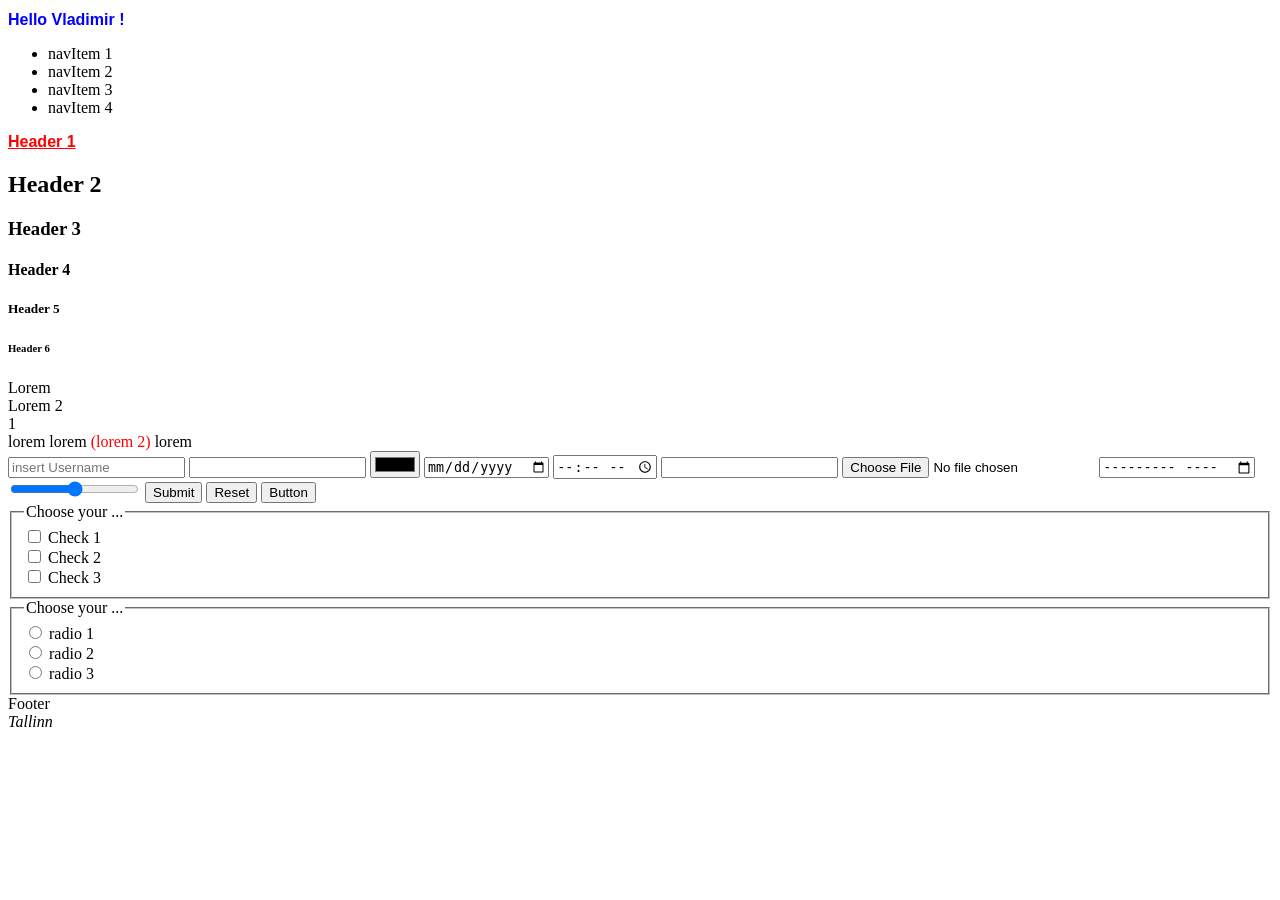
<file: index.html>
<!DOCTYPE html>
<html lang="et">

<head>
    <meta charset="UTF-8">
    <meta http-equiv="X-UA-Compatible" content="IE=edge">
    <meta name="viewport" content="width=device-width, initial-scale=1.0">

    <meta name="title" content="rth rh">
    <meta name="description" content="ghfdn hnth ">
    <meta name="keywords" content="keyword 1,keyword 1,keyword 1,keyword 1,keyword 1,">
    <meta name="robots" content="index, follow">
    <meta http-equiv="Content-Type" content="text/html; charset=utf-8">
    <meta name="language" content="English">
    <meta name="revisit-after" content="1 days">
    <meta name="author" content="vladimir kähri">

    <!-- Primary Meta Tags -->
    <title>This is my webpage</title>
    <meta name="title" content="This is my webpage">
    <meta name="description" content="this is my description">

    <!-- Open Graph / Facebook -->
    <meta property="og:type" content="website">
    <meta property="og:url" content="https://metatags.io/">
    <meta property="og:title" content="This is my webpage">
    <meta property="og:description" content="this is my description">
    <meta property="og:image" content="https://metatags.io/assets/meta-tags-16a33a6a8531e519cc0936fbba0ad904e52d35f34a46c97a2c9f6f7dd7d336f2.png">

    <!-- Twitter -->
    <meta property="twitter:card" content="summary_large_image">
    <meta property="twitter:url" content="https://metatags.io/">
    <meta property="twitter:title" content="This is my webpage">
    <meta property="twitter:description" content="this is my description">
    <meta property="twitter:image" content="https://metatags.io/assets/meta-tags-16a33a6a8531e519cc0936fbba0ad904e52d35f34a46c97a2c9f6f7dd7d336f2.png">

    <title>My HTML</title>


    <link rel="stylesheet" href="/css/style.css">

</head>

<body>

    <h1 class="fontSizeAndFamily myHeaderBlue">Hello Vladimir ! </h1>



    <header>
        <nav>

            <ul>
                <li>navItem 1</li>
                <li>navItem 2</li>
                <li>navItem 3</li>
                <li>navItem 4</li>
            </ul>

        </nav>
    </header>

    <aside></aside>

    <section>
        <article>
            <h1 class="myHeaderRed fontSizeAndFamily" id="myHeader2" >Header 1</h1>
            <h2>Header 2</h2>
            <h3>Header 3</h3>
            <h4>Header 4</h4>
            <h5>Header 5</h5>
            <h6>Header 6</h6>

            <div>Lorem 
                <div>Lorem 2</div> 
                1
            </div>
            <span> lorem lorem 
                <span style="color: red;">  (lorem 2) </span> lorem 
            </span>
            
        </article>

        <form>
            <input type="text" name="" value="" placeholder="insert Username">
            
            <input type="password" name="" value="">
            <input type="color" name="" value="">
            <input type="date" name="" value="">
            <input type="time" name="" value="">
            <input type="email" name="" value="">
            <input type="file" name="" value="">
            <input type="month" name="" value="">
            <input type="range" name="" value="">
            <input type="hidden" name="" value="">


            <input type="submit" name="" value="Submit">
            <input type="reset" name="" value="Reset">
            <input type="button" name="" value="Button">
            <br>

            <fieldset>
                <legend>Choose your ...</legend>

                <input type="checkbox" name="check1" value="1"> Check 1 <br>
                <input type="checkbox" name="check2" value="2"> Check 2 <br>
                <input type="checkbox" name="check3" value="3"> Check 3 <br>
            </fieldset>

            <fieldset>
                <legend>Choose your ...</legend>
                
                <input type="radio" name="radio1" value="1"> radio 1 <br>
                <input type="radio" name="radio1" value="2"> radio 2 <br>
                <input type="radio" name="radio1" value="3"> radio 3 <br>
            </fieldset>

        </form>

    </section>


    <footer>
        Footer
        <address>Tallinn</address>
    </footer>






    
    
</body>

</html>
</file>
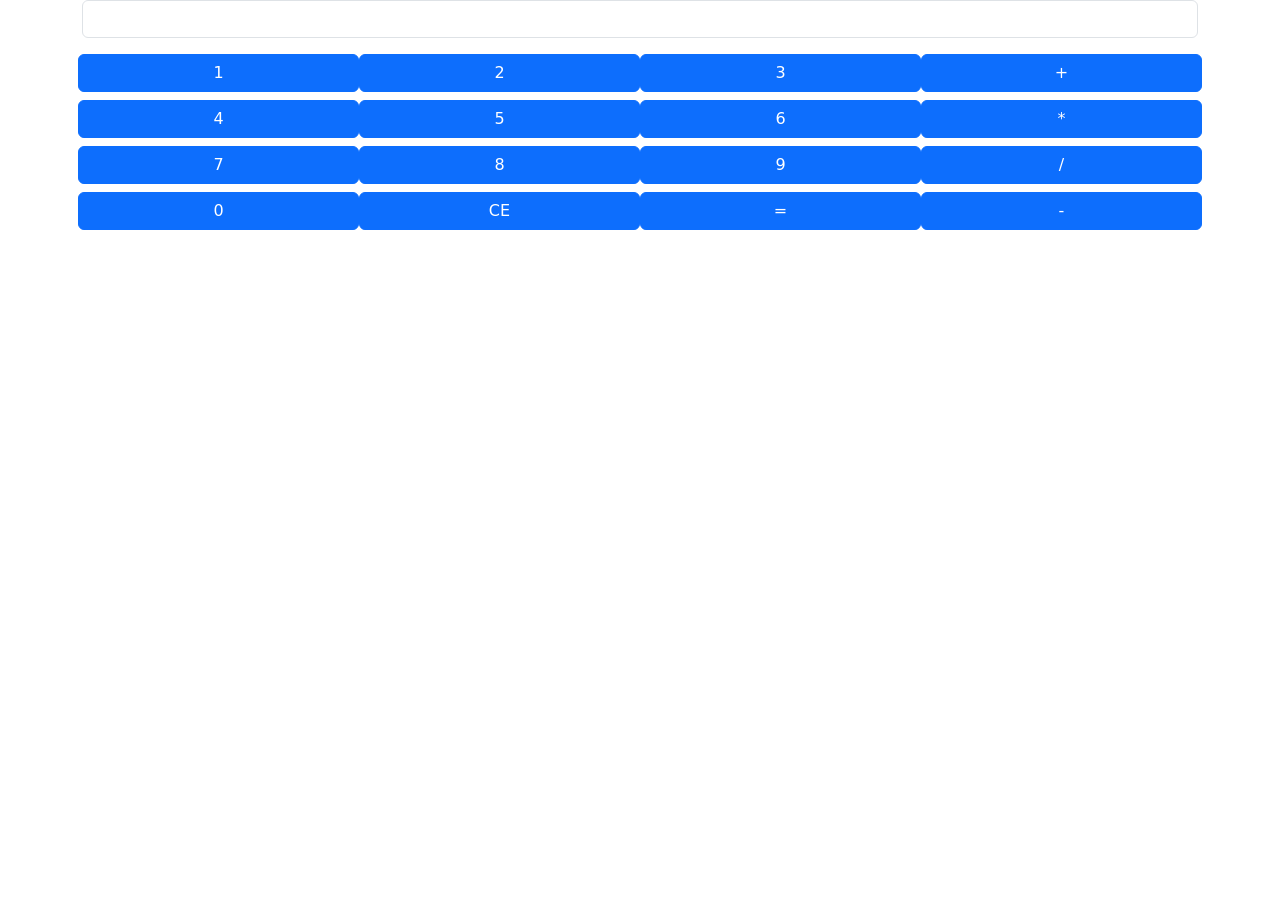
<file: calc/index.html>
<!DOCTYPE html>
<html lang="en">
<head>
    <meta charset="UTF-8">
    <meta http-equiv="X-UA-Compatible" content="IE=edge">
    <meta name="viewport" content="width=device-width, initial-scale=1.0">
    <title>Calc</title>

    <link rel="stylesheet" href="https://cdnjs.cloudflare.com/ajax/libs/bootstrap/5.1.3/css/bootstrap.min.css" integrity="sha512-GQGU0fMMi238uA+a/bdWJfpUGKUkBdgfFdgBm72SUQ6BeyWjoY/ton0tEjH+OSH9iP4Dfh+7HM0I9f5eR0L/4w==" crossorigin="anonymous" referrerpolicy="no-referrer" />

    <link rel="stylesheet" href="css/style.css">
</head>
<body>
    <!--
    <div id="test"></div>
    <button type="button">Click</button>
    -->

    <div class="container">
        <div class="row">
            <form>
                <div class="mb-3">
                  <input type="text" class="form-control" id="inputResult">
                </div>
            </form>
        </div>

        <div class="row row-cols-4 g-2">
            <div class="col btn btn-primary">1</div>
            <div class="col btn btn-primary">2</div>
            <div class="col btn btn-primary">3</div>
            <div class="col btn btn-primary">+</div>
            <div class="col btn btn-primary">4</div>
            <div class="col btn btn-primary">5</div>
            <div class="col btn btn-primary">6</div>
            <div class="col btn btn-primary">*</div>
            <div class="col btn btn-primary">7</div>
            <div class="col btn btn-primary">8</div>
            <div class="col btn btn-primary">9</div>
            <div class="col btn btn-primary">/</div>
            <div class="col btn btn-primary">0</div>
            <div class="col btn btn-primary">CE</div>
            <div class="col btn btn-primary">=</div>
            <div class="col btn btn-primary">-</div>
          </div>
    </div>




    <script src="js/calc.js"></script>
    <!--<script src="js/main.js"></script>-->
</body>
</html>
</file>
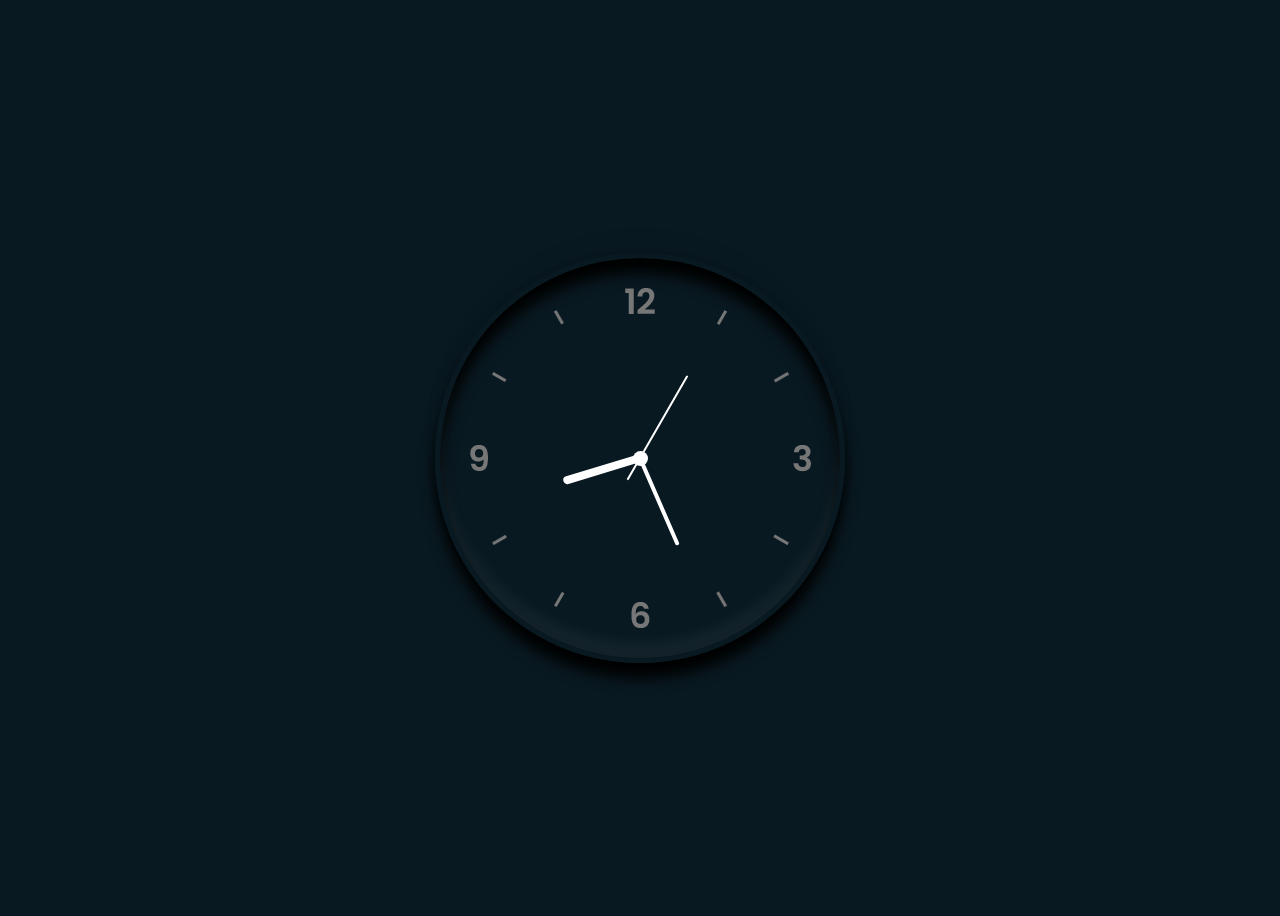
<file: clock/index.html>
<!DOCTYPE html>
<html lang="en">
<head>
    <meta charset="UTF-8">
    <meta http-equiv="X-UA-Compatible" content="IE=edge">
    <meta name="viewport" content="width=device-width, initial-scale=1.0">
    <title>Clock</title>
    <link rel="stylesheet" href="css/style.css">
</head>
<body>

    <div class="clock">

        <div class="hour">
            <div id="hr" class="hr"></div>
        </div>

        <div class="minute">
            <div id="mt" class="mt"></div>
        </div>

        <div class="second">
            <div id="sc" class="sc"></div>
        </div>

    </div>
    
    <script src="js/main.js"></script>
</body>
</html>
</file>
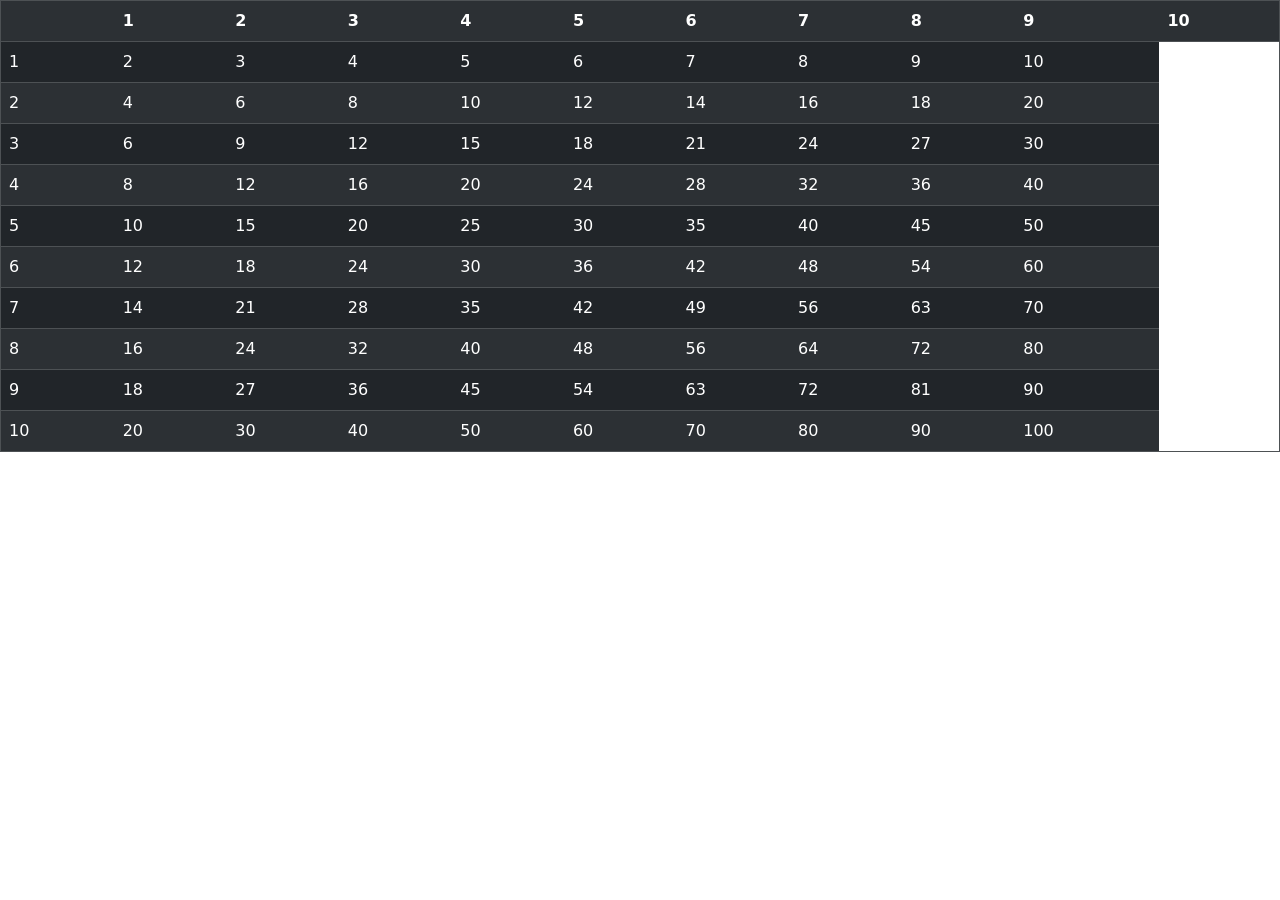
<file: javascript/index.html>
<!DOCTYPE html>
<html lang="en">
<head>
    <meta charset="UTF-8">
    <meta http-equiv="X-UA-Compatible" content="IE=edge">
    <meta name="viewport" content="width=device-width, initial-scale=1.0">
    <title>Document</title>

    <link rel="stylesheet" href="https://cdnjs.cloudflare.com/ajax/libs/bootstrap/5.1.3/css/bootstrap.min.css" integrity="sha512-GQGU0fMMi238uA+a/bdWJfpUGKUkBdgfFdgBm72SUQ6BeyWjoY/ton0tEjH+OSH9iP4Dfh+7HM0I9f5eR0L/4w==" crossorigin="anonymous" referrerpolicy="no-referrer" />
    <link rel="stylesheet" href="css/style.css">
  
</head>
<body>
    
    <div id="multiplyTable">DIV element</div>



    <!-- table>tr*3>td*3{cell $} -->
    <!--
    <table border="1">
      <tr>
        <td>cell 1</td>
        <td>cell 2</td>
        <td>cell 3 <b>bold</b></td>
      </tr>
      <tr>
        <td style="border: 1px;">cell 1</td>
        <td>cell 2</td>
        <td>cell 3</td>
      </tr>
      <tr>
        <td>cell 1</td>
        <td>cell 2</td>
        <td>cell 3</td>
      </tr>
    </table>
    -->

  <script src="js/main.js"></script>
</body>
</html>
</file>
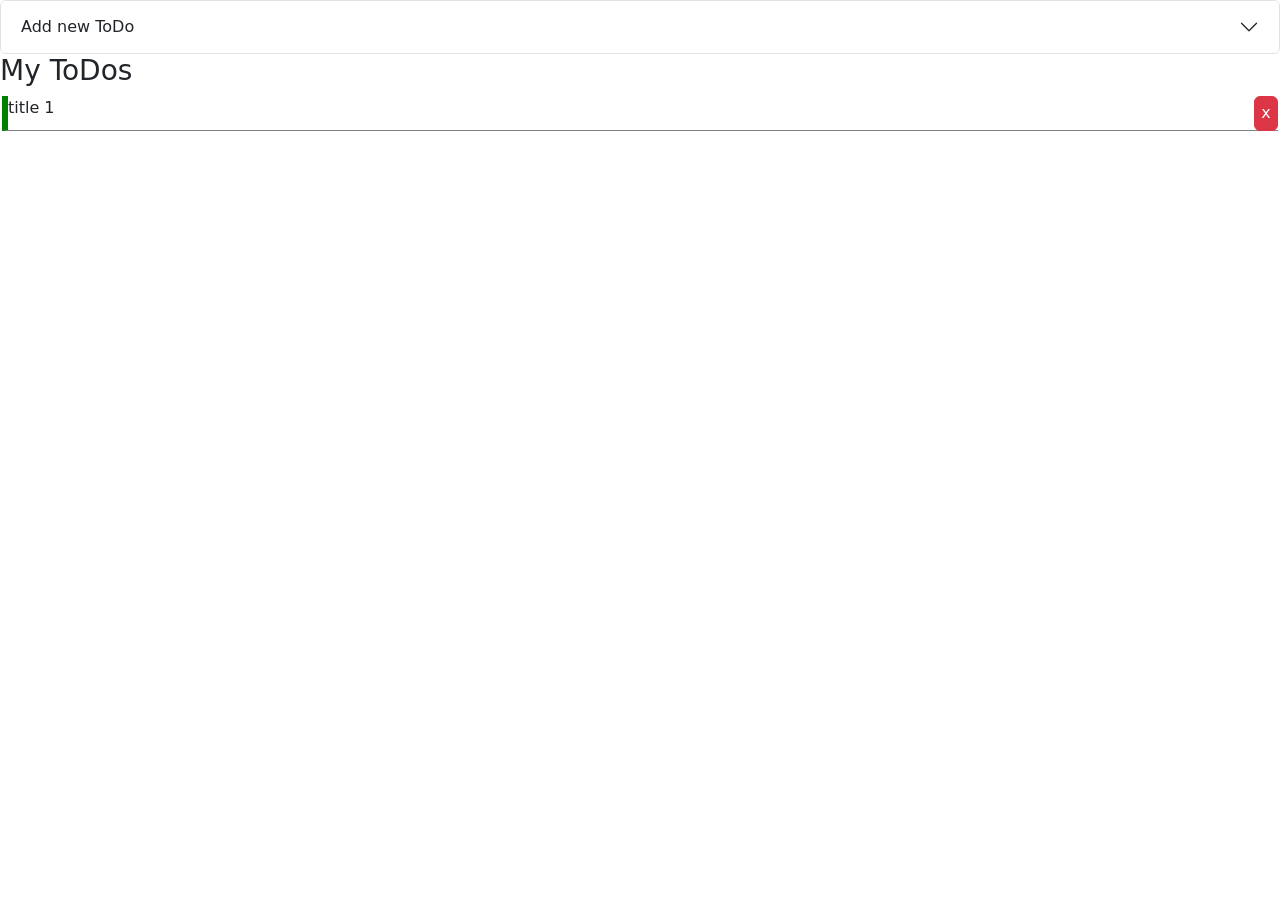
<file: todo/index.html>
<!DOCTYPE html>
<html lang="en">
<head>
    <meta charset="UTF-8">
    <meta http-equiv="X-UA-Compatible" content="IE=edge">
    <meta name="viewport" content="width=device-width, initial-scale=1.0">
    <title>ToDo</title>

    <link rel="stylesheet" href="https://cdnjs.cloudflare.com/ajax/libs/bootstrap/5.1.3/css/bootstrap.min.css" integrity="sha512-GQGU0fMMi238uA+a/bdWJfpUGKUkBdgfFdgBm72SUQ6BeyWjoY/ton0tEjH+OSH9iP4Dfh+7HM0I9f5eR0L/4w==" crossorigin="anonymous" referrerpolicy="no-referrer" />
    <link rel="stylesheet" href="css/style.css">

</head>
<body>

    <div id="todoBox">
        
        <div class="accordion" id="accordionExample">
            <div class="accordion-item">
              <h2 class="accordion-header" id="headingOne">
                <button class="accordion-button collapsed" type="button" data-bs-toggle="collapse" data-bs-target="#collapseOne" aria-expanded="true" aria-controls="collapseOne">
                  Add new ToDo
                </button>
              </h2>
              <div id="collapseOne" class="accordion-collapse collapse" aria-labelledby="headingOne" data-bs-parent="#accordionExample">
                <div class="accordion-body">
                  
                    <form class="row g-3">
                        
                        <div class="col-md-6">
                          <label for="frmTodo" class="form-label">ToDo</label>
                          <input type="text" class="form-control" id="frmTodo">
                        </div>

                        <div class="col-12">
                          <label for="frmCalendar" class="form-label">When</label>
                          <input type="date" class="form-control" id="frmCalendar">
                        </div>
                        
                        <div class="col-12">
                          <div class="form-check">
                            <input class="form-check-input" type="checkbox" id="frmReminder">
                            <label class="form-check-label" for="frmReminder">
                              Reminder
                            </label>
                          </div>
                        </div>
                        <div class="col-12">
                          <button type="button" class="btn btn-primary" id="btnSave">Save</button>
                        </div>
                      </form>

                </div>
              </div>
            </div>
        </div>

        <h3>My ToDos</h3>
        <div id="todoItems">
            <div class="todoItem">
                <div class="title">Todo 1</div>
                <button type="button" class="btn btn-danger">x</button>
            </div>
            <div class="todoItem">
                <div class="title">Todo 2</div>
                <button type="button" class="btn btn-danger">x</button>
            </div>
            <div class="todoItem">
                <div class="title">Todo 3</div>
                <button type="button" class="btn btn-danger">x</button>
            </div>

        </div>

    </div>
    
    <script src="https://cdnjs.cloudflare.com/ajax/libs/bootstrap/5.1.3/js/bootstrap.bundle.min.js" integrity="sha512-pax4MlgXjHEPfCwcJLQhigY7+N8rt6bVvWLFyUMuxShv170X53TRzGPmPkZmGBhk+jikR8WBM4yl7A9WMHHqvg==" crossorigin="anonymous" referrerpolicy="no-referrer"></script>
    <script src="js/main.js"></script>
</body>
</html>
</file>
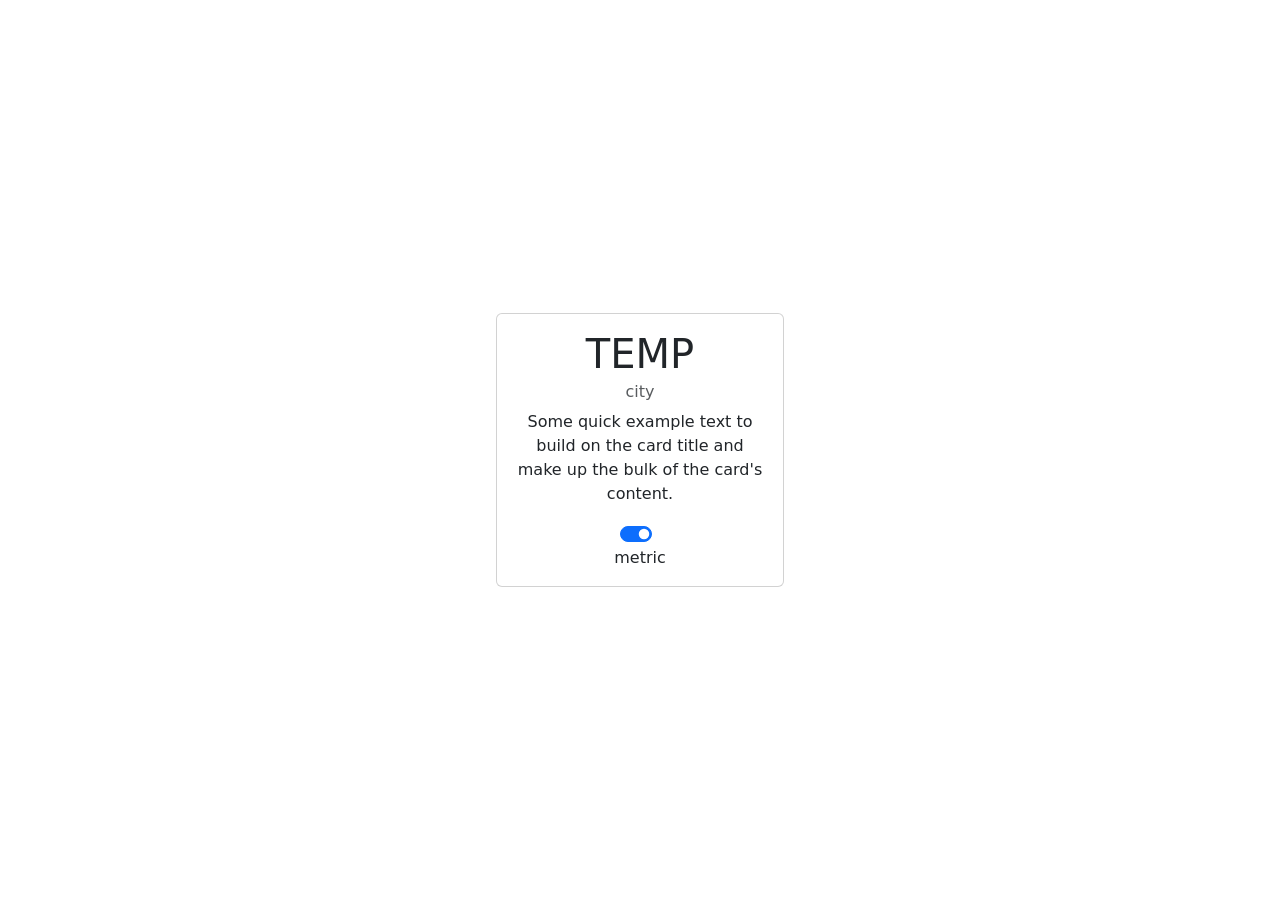
<file: weather/index.html>
<!DOCTYPE html>
<html lang="en">
<head>
    <meta charset="UTF-8">
    <meta http-equiv="X-UA-Compatible" content="IE=edge">
    <meta name="viewport" content="width=device-width, initial-scale=1.0">
    <title>Weather</title>

    <link rel="stylesheet" href="https://cdnjs.cloudflare.com/ajax/libs/bootstrap/5.1.3/css/bootstrap.min.css" integrity="sha512-GQGU0fMMi238uA+a/bdWJfpUGKUkBdgfFdgBm72SUQ6BeyWjoY/ton0tEjH+OSH9iP4Dfh+7HM0I9f5eR0L/4w==" crossorigin="anonymous" referrerpolicy="no-referrer" />
    <link rel="stylesheet" href="css/style.css">
</head>
<body>

    <!--
    <form>
        <div class="result">result...</div>
        <input type="text" name="" value="">
        
        <button type="button">Refresh</button>
    </form>
    -->
    <div class="card" style="width: 18rem;">
        <div class="card-body">
          <div id="icon"></div>
          <h1 class="card-title" id="temp">TEMP</h1>
          <h6 class="card-subtitle mb-2 text-muted" id="city">city</h6>
          <p class="card-text" id="description">Some quick example text to build on the card title and make up the bulk of the card's content.</p>
         
          <div class="form-check form-switch">
            <input class="form-check-input" type="checkbox" role="switch" id="flexSwitchCheckChecked" checked>
          </div>
          <label class="form-check-label" id="unitLabel" for="flexSwitchCheckChecked">metric</label>

        </div>
    </div>



    

    <script src="js/main.js"></script>
</body>
</html>
</file>
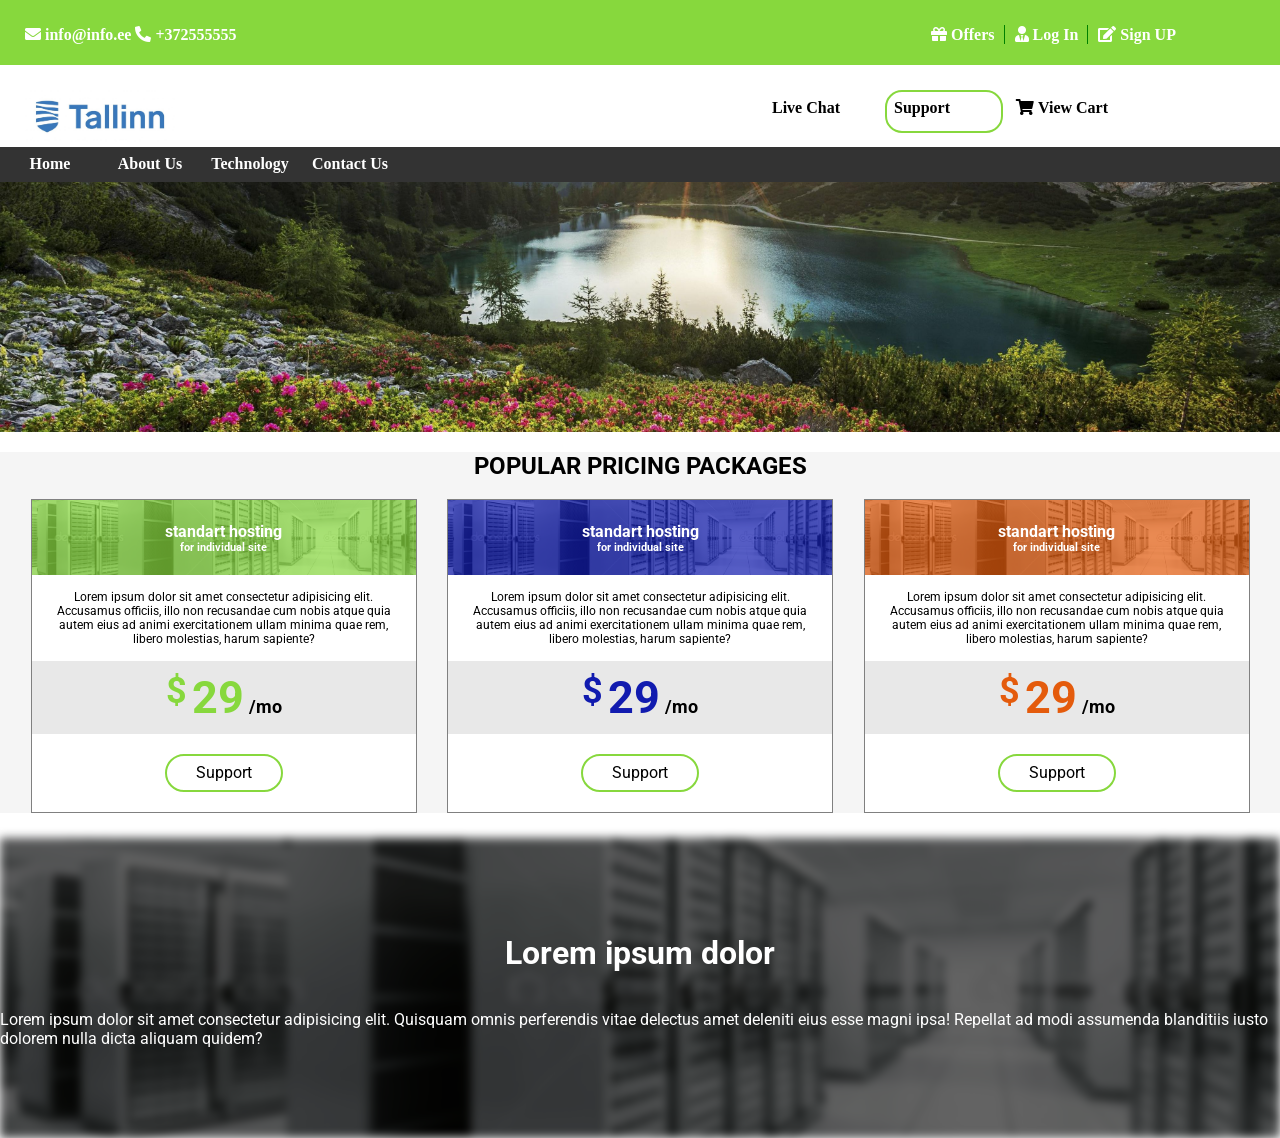
<file: website/index.html>
<!DOCTYPE html>
<html lang="en">
<head>
    <meta charset="UTF-8">
    <meta http-equiv="X-UA-Compatible" content="IE=edge">
    <meta name="viewport" content="width=device-width, initial-scale=1.0">
    <title>WebSite</title>

    <!--
    <link rel="preconnect" href="https://fonts.googleapis.com">
    <link rel="preconnect" href="https://fonts.gstatic.com" crossorigin>
    <link href="https://fonts.googleapis.com/css2?family=Roboto:ital,wght@0,100;0,300;0,500;0,900;1,500;1,900&display=swap" rel="stylesheet">
    -->
    <link rel="stylesheet" href="https://cdnjs.cloudflare.com/ajax/libs/font-awesome/5.15.4/css/all.min.css" integrity="sha512-1ycn6IcaQQ40/MKBW2W4Rhis/DbILU74C1vSrLJxCq57o941Ym01SwNsOMqvEBFlcgUa6xLiPY/NS5R+E6ztJQ==" crossorigin="anonymous" referrerpolicy="no-referrer" />
    <link rel="stylesheet" href="css/style.css">
</head>
<body>

    <header>
        <div class="row_1">

            <a href="mailto:info@info.ee">info@info.ee</a>
            <a href="tel:+372555555">+372555555</a>

            <ul>
                <li><a href="#" class="iconOffer">Offers</a></li>
                <li><a href="#" class="iconLogin">Log In</a></li>
                <li><a href="#" class="iconSignUp">Sign UP</a></li>
            </ul>
        </div>
        <div class="row_2">
            <img src="img/logo.jpg" alt="Logo">
            <ul>
                <li><a href="#">Live Chat</a></li>
                <li><a href="#" class="active">Support</a></li>
                <li><a href="#" class="iconCart">View Cart</a></li>
            </ul>
        </div>
        <div class="row_3">
            <nav>
                <ul>
                    <li><a href="#">Home</a></li>
                    <li><a href="#">About Us</a></li>
                    <li><a href="#">Technology</a></li>
                    <li><a href="#">Contact Us</a></li>
                </ul>
            </nav>
        </div>

        <div class="row_4 slider">
            <!--<img src="" alt="">-->
        </div>
    </header>

    <!--
    <div id="parentAnimation">
        <div id="square"></div>
    </div>
    -->

    <section>
        <h1>popular pricing packages</h1>

        <div class="section_1">
            <div class="priceBox">
                <div class="row_1 priceBoxGreen">
                    <h4>standart hosting</h4>
                    <h6>for individual site</h6>
                </div>
                <div class="row_2">
                    Lorem ipsum dolor sit amet consectetur adipisicing elit. Accusamus officiis, illo non recusandae cum nobis atque quia autem eius ad animi exercitationem ullam minima quae rem, libero molestias, harum sapiente?
                </div>
                <div class="row_3">
                    <div class="price priceGreen">29</div> 
                </div>
                <div class="row_4">
                    <a href="#" class="active">Support</a>
                </div>
            </div>

            <div class="priceBox">
                <div class="row_1 priceBoxBlue">
                    <h4>standart hosting</h4>
                    <h6>for individual site</h6>
                </div>
                <div class="row_2">
                    Lorem ipsum dolor sit amet consectetur adipisicing elit. Accusamus officiis, illo non recusandae cum nobis atque quia autem eius ad animi exercitationem ullam minima quae rem, libero molestias, harum sapiente?
                </div>
                <div class="row_3">
                    <div class="price priceBlue">29</div> 
                </div>
                <div class="row_4">
                    <a href="#" class="active">Support</a>
                </div>
            </div>

            <div class="priceBox">
                <div class="row_1 priceBoxOrange">
                    <h4>standart hosting</h4>
                    <h6>for individual site</h6>
                </div>
                <div class="row_2">
                    Lorem ipsum dolor sit amet consectetur adipisicing elit. Accusamus officiis, illo non recusandae cum nobis atque quia autem eius ad animi exercitationem ullam minima quae rem, libero molestias, harum sapiente?
                </div>
                <div class="row_3">
                    <div class="price priceOrange">29</div> 
                </div>
                <div class="row_4">
                    <a href="#" class="active">Support</a>
                </div>
            </div>
        </div>
    </section>


    <div class="slide">
        <h1>Lorem ipsum dolor</h1>
        <p>Lorem ipsum dolor sit amet consectetur adipisicing elit. Quisquam omnis perferendis vitae delectus amet deleniti eius esse magni ipsa! Repellat ad modi assumenda blanditiis iusto dolorem nulla dicta aliquam quidem?</p>
    </div>
    
</body>
</html>
</file>
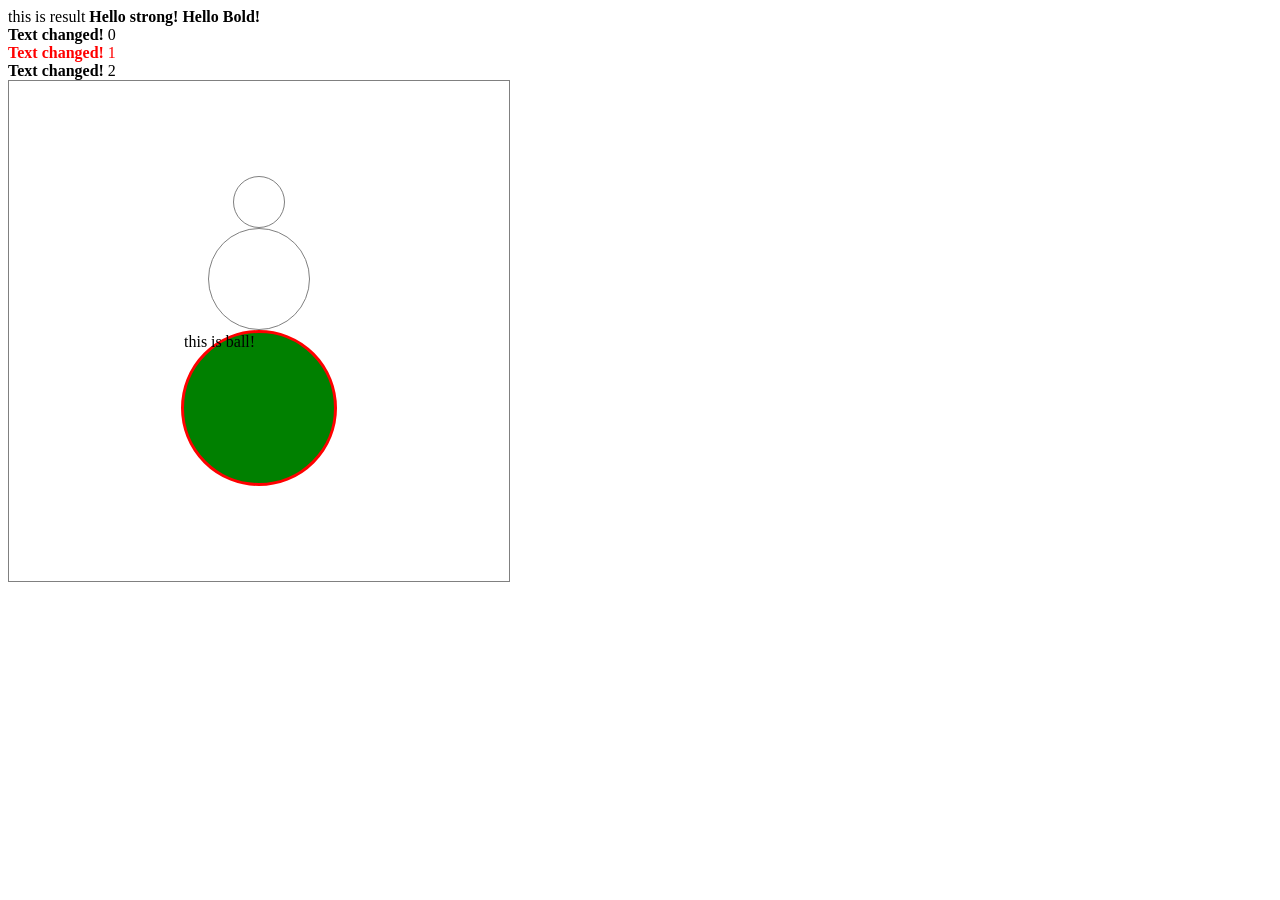
<file: javascript/second.html>
<!DOCTYPE html>
<html lang="en">
<head>
    <meta charset="UTF-8">
    <meta http-equiv="X-UA-Compatible" content="IE=edge">
    <meta name="viewport" content="width=device-width, initial-scale=1.0">
    <title>Document</title>
    <link rel="stylesheet" href="css/style.css">
</head>
<body>
    
    <div id="result">this is result 
        <strong>Hello strong!</strong>
        <b>Hello Bold!</b>
    </div>

    <div class="first">text 1</div>
    <div class="first third">text 2</div>
    <div class="first">text 3</div>


    <div id="snowman"></div>

    <script src="js/test.js"></script>
</body>
</html>
</file>
<file: css/style.css>
h1 {
    color: #0000ff;
}


.fontSizeAndFamily{
    font-size: 16px;
    font-family: Arial;
    color: cornflowerblue;
}

.myHeaderBlue {
    color: blue;
}

.myHeaderRed {
    color: red;
}

#myHeader {
    font-style: italic;
    color: green;
}

#myHeader2 {
    text-decoration: underline;
}
</file>
<file: calc/css/style.css>
#test {
    width: 100px;
    height: 100px;
    border: 1px solid black;
}
</file>
<file: clock/css/style.css>
body {

    display: flex;
    justify-content: center;
    align-items: center;
    min-height: 100vh;
    background-color: #091921;
}


.clock {
    background-image: url('../img/clock.png');
    width: 400px;
    height: 400px;

    border-radius: 50%;
    border: 5px solid #091921;

    box-shadow: 0px -15px 15px 0px rgba(0,0,0,0.05),
    inset 0px -15px 15px 0px rgba(255, 255, 255, 0.05),
    0px 15px 15px 0px rgba(0,0,0),
    inset 0px 15px 15px 0px rgba(0,0,0);

    display: flex;
    justify-content: center;
    align-items: center;
}

.clock::before {
    content: '';
    width: 15px;
    height: 15px;
    border-radius: 50%;
    background-color: white;
    position: absolute;
    z-index: 10;
}


.hour, .minute, .second {
    position: absolute;
}

.hour, .hr {
    width: 160px;
    height: 160px;
}

.hr::before {
    content: '';
    width: 8px;
    height: 80px;
    background-color: white;
    position: absolute;

    border-top-left-radius: 4px;
    border-top-right-radius: 4px;
    z-index: 1;
}

.hr, .mt, .sc {
    display: flex;
    justify-content: center;
}


.minute, .mt {
    width: 190px;
    height: 190px;
}

.mt::before {
    content: '';
    width: 4px;
    height: 90px;
    background-color: white;
    position: absolute;

    border-top-left-radius: 3px;
    border-top-right-radius: 3px;
    z-index: 2;
}


.second, .sc {
    width: 190px;
    height: 190px;
}

.sc::before {
    content: '';
    width: 2px;
    height: 120px;
    background-color: white;
    position: absolute;

    border-top-left-radius: 2px;
    border-top-right-radius: 2px;

    z-index: 3;
}
</file>
<file: javascript/css/style.css>
#multiplyTable {
    color: red;
    /* border: 1px solid gray; */
}

.redFont{
    color: red;
}

#snowman {
    width: 500px;
    height: 500px;
    border: 1px solid gray;
    display: flex;
    flex-direction: column-reverse;
    justify-content: center;
    align-items: center;
}
</file>
<file: todo/css/style.css>
.todoItem {
    height: 35px;
    margin: 2px;
    border-bottom: 1px solid gray;
}

.todoItem .title {
    display: block;
    width: 70%;
    float:left;
}

.todoItem button[type="button"] {
    float: right;
    display: block;
    height: 35px;
    width: 24px;
    padding: 0 !important;
}


.reminder {
    border-left: 6px solid green;
}
</file>
<file: weather/css/style.css>
.result {
    display: block;
    width: 100%;
    height: 400px;
    border: 1px solid gray;
}

body{
    display: flex;
    justify-content: center;
    align-items: center;
    min-height: 100vh;
}

.card {
    text-align: center;
}

.form-switch {
    width: 5px;
    margin: auto;
}
</file>
<file: website/css/style.css>
@import url('https://fonts.googleapis.com/css2?family=Roboto:ital,wght@0,100;0,300;0,500;0,900;1,500;1,900&display=swap');

:root{
    --main-color: #87d83d;
    --nav-bg-color: #333333;
    --price-box-1-color: #87d83d;
    --price-box-2-color: #111baf;
    --price-box-3-color: #e45b0c;
}


body{
    margin: 0;
    font-family: 'Roboto', sans-serif;
    /*font-weight: 800; */ /* 100-300, 300-600, 600-900 */
    /* font-style: italic;*/
}


header .row_1{
    background-color: var(--main-color);
    width: 100%;
    height: 40px;
    color:white;
    padding-top: 25px;
    padding-left: 25px;
    padding-right: 25px;
}

header .row_1 > a, header .row_1 ul li a {
    color: white;
    text-decoration: none;    
    font-family: 'Font Awesome 5 Free';
    font-weight: 900;
}

header .row_1 a[href ^= "mailto:"]::before {
    content: '\f0e0';
    padding-right: 4px;
}

header .row_1 a[href ^= "tel:"]::before {
    content: '\f879';
    padding-right: 4px;
}

header .row_1 ul {
    list-style-type: none;
    margin: 0;
    padding: 0;
    width: 30%;
    float: right;
}

header .row_1 > ul > li, header .row_2 ul li  {
    display: inline-block;
}

header .row_1 ul .iconOffer::before {
    content: '\f06b';
    padding-right: 4px;
}

header .row_1 ul .iconLogin::before {
    content: '\f508';
    padding-right: 4px;
}

header .row_1 ul .iconSignUp::before {
    content: '\f044';
    padding-right: 4px;
}

header .row_1 ul li {
    border-left: 1px solid green;
    padding-left: 10px;
    padding-right: 5px;
}

header .row_1 ul li:first-child { 
    border-left: 0; 
}

/**/
/* HEADER ROW 2 */
/**/

header .row_2 {
    padding-top: 25px;
    padding-left: 25px;
    padding-right: 25px;
}

header .row_2 img {
    width: 150px;
}

header .row_2 ul .iconCart::before {
    content: '\f07a';
    padding-right: 4px;
}

header .row_2 ul {
    list-style-type: none;
    margin: 0;
    padding: 0;
    width: 40%;
    float: right;
}

header .row_2 > a, .row_2 ul li a {
    color: black;
    text-decoration: none;    
    font-family: 'Font Awesome 5 Free';
    font-weight: 900;
    display: block;
    width: 100px;
    height: 25px;
    padding: 7px;
    border: 2px solid white;
}

header .row_2 a.active, header .row_2 ul li a:hover {
    border: 2px solid var(--main-color);
    border-radius: 17px;
}

/**/
/* HEADER ROW 3 */
/**/

header .row_3 {
    background-color: var(--nav-bg-color);
    height: 35px;

    display: flex;
    align-items: center;

}

header .row_3 ul {
    display: flex;
    flex-direction: row;
    justify-content: flex-start;
    align-items: center;
}

header .row_3 ul {
    list-style-type: none;
    margin: 0;
    padding: 0;
    width: 40%;
    height: 35px;
}

header .row_3 > a, header .row_3 ul li a {
    color: white;
    text-decoration: none;    
    font-family: 'Font Awesome 5 Free';
    font-weight: 900;
    display: block;
    width: 100px;
    height: 35px;
    display: flex;
    justify-content: center;
    align-items: center;
}

header .row_3 a.active, header .row_3 ul li a:hover {
    background-color: var(--main-color);
}


/**/
/* HEADER ROW 4 - SLIDER */
/**/

header .row_4.slider {
    background: url('../img/mountain.jpg');
    height: 250px;
    background-repeat: no-repeat;
    background-position: left;
    background-size: cover;
}

/* ANIMATION */ 

#parentAnimation {
    border: 1px solid gray;
    display: block;
    width: 500px;
    height: 250px;
}

#square {
    display: block;
    width: 50px;
    height: 50px;
    border: 2px double green;
    background-color: #87d83d;
    position: absolute;
    animation-name: myMotion;
    animation-duration: 2s;
}

@keyframes myMotion {
    0%{
        left: 0px;
        transform: rotateZ(0deg);
        background-color: #87d83d;
    }
    20%{
        background-color: aqua;
    }
    50%{
        background-color: bisque;
    }
    100%{
        left: 500px;
        transform: rotateZ(360deg);
        background-color: #87d83d;
    }
}

/* PRICE BOX */
section {
    width: 100%;
    background-color: #f5f5f5;
    
    text-align: center;
}

section h1 {
    text-transform: uppercase;
}

.section_1 {
    display: flex;
    justify-content: space-evenly;
    align-items: baseline;
}
.priceBox {
    display: flex;
    flex-direction: column;
    width: 30%;
    border: 1px solid gray;
}
.priceBox .row_1{
    background-image: url('../img/server-room.jpg');
    background-repeat: no-repeat;
    background-position: center;
    background-size: cover;
    display: block;
    height: 75px;
    /*filter: hue-rotate(293deg);*/
    color: white;
    position: relative;
}
.priceBox .row_1::before{
    content: '';
    filter: opacity(0.7);
    z-index: 2;

    display: block;
    width: 100%;
    height: 75px;
    position: absolute;
}

.priceBox .row_1 h4, .priceBox .row_1 h6{
    position: relative;
    text-align: center;
}

.priceBox .row_1 h4 {
    z-index: 5;
    margin-bottom: 0;
}

.priceBox .row_1 h6{
    z-index: 5;
    margin-top: 0;
}


.priceBox .row_2{
    text-align: center;
    background-color: white;
    font-size: 12px;
    padding: 15px;
}


.priceBox .row_3{
    background-color: #e8e8e8;
    padding-top: 10px;
    padding-bottom: 10px;
}

.priceBox .row_3 .price {
    text-align: center;
    font-size: 45px;
    font-weight: bold;
    position: relative;
}

.priceBox .row_3 .price::before{
    content: '$';
    font-size: 36px;
    position: relative;
    top: -10px;
    margin-right: 5px;
}

.priceBox .row_3 .price::after{
    content: '/mo';
    color: black;
    font-size: 18px;
    margin-left: 5px;
}


.priceBox .row_4{
    padding: 20px;
    display: flex;
    justify-content: center;
    background-color: white;
}

.priceBox .row_4 a, .priceBox .row_4 a.active {
    color: black;
    text-decoration: none;
    display: block;
    width: 100px;
    height: 20px;
    padding: 7px;
    border: 2px solid var(--price-box-1-color);
    border-radius: 20px;
    text-align: center;
}

.priceBox .row_4 a:hover {
    background-color: var(--price-box-1-color);
    color: white;
}

.priceBoxGreen::before {
    background-color: var(--price-box-1-color);
}
.priceGreen, .priceGreen::before{
    color: var(--price-box-1-color);
} 
.priceBoxBlue::before {
    background-color: var(--price-box-2-color);
}
.priceBlue, .priceBlue::before{
    color: var(--price-box-2-color);
} 
.priceBoxOrange::before{
    background-color: var(--price-box-3-color);
}
.priceOrange, .priceOrange::before{
    color: var(--price-box-3-color);
} 


/* slide between */ 

.slide {
    display: block;
    margin-top: 25px;
    width: 100%;
    height: 300px;

    display: flex;
    flex-direction: column;
    align-items: center;
    justify-content: center;
}
.slide::before {
    content: '';
    background-image: url('../img/server-room.jpg');
    filter: blur(5px) brightness(0.4);
    background-position: center;
    background-size: cover;
    position: absolute;
    width: 100%;
    height: 300px;
    z-index: -1;
}

.slide h1, .slide p {
    z-index: 5;
    color: white;
}
</file>
